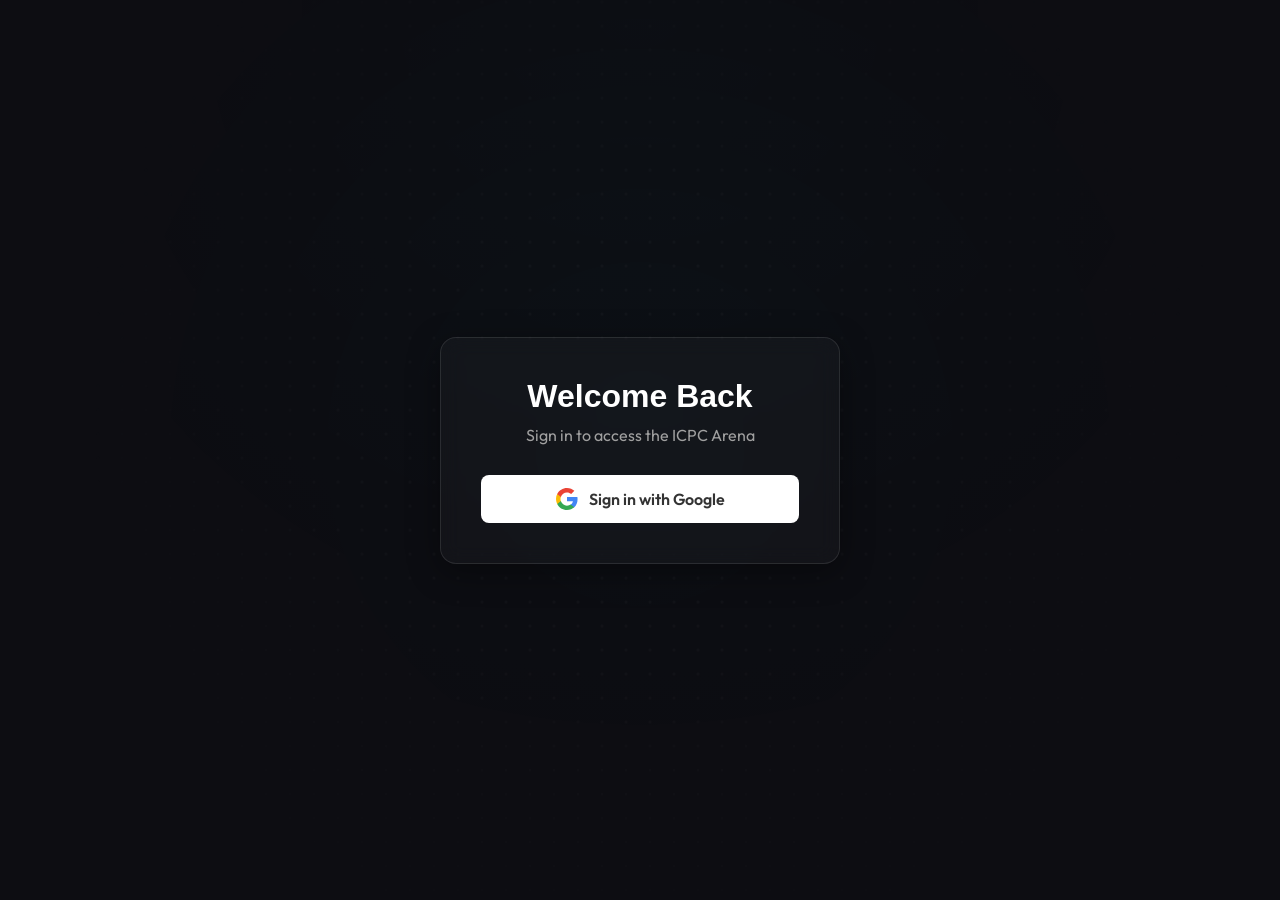
<file: frontend/arena.html>
<!DOCTYPE html>
<html lang="en">
<head>
    <meta charset="UTF-8">
    <meta name="viewport" content="width=device-width, initial-scale=1.0">
    <title>Niche CP - Reverse & Golf</title>
    <link rel="stylesheet" href="css/style.css">
    <link href="https://fonts.googleapis.com/css2?family=Outfit:wght@300;400;600;800&display=swap" rel="stylesheet">
</head>
<body>
    <div class="glow-bg"></div>
    <nav class="navbar">
        <div class="logo">Niche<span>CP</span></div>
        <div class="nav-links">
            <a href="#" class="active">Arena</a>
            <a href="#">Leaderboard</a>
            <a href="#">Profile</a>
        </div>
    </nav>
    <main class="container">
        <header class="hero">
            <h1>Reverse Coding <span>Duel</span></h1>
            <p>Guess the hidden logic. Write the code. Defeat the judge.</p>
        </header>

        <section class="problem-arena">
            <div class="problem-statement glass-panel">
                <h2>Problem: The Hidden Sequence</h2>
                <div class="test-cases">
                    <div class="case">
                        <span class="label">Input:</span> <span class="code-val">5</span>
                        <br>
                        <span class="label">Output:</span> <span class="code-val">120</span>
                    </div>
                    <div class="case">
                        <span class="label">Input:</span> <span class="code-val">3</span>
                        <br>
                        <span class="label">Output:</span> <span class="code-val">6</span>
                    </div>
                </div>
                <p class="hint">Hint: Math is your friend.</p>
            </div>

            <div class="editor-section glass-panel">
                <div class="editor-header">
                    <select id="language" class="cyber-select">
                        <option value="python">Python 3</option>
                        <option value="cpp">C++</option>
                        <option value="go">Go</option>
                    </select>
                    <div class="action-buttons">
                        <button id="runBtn" class="cyber-btn btn-secondary">Run Code</button>
                        <button id="submitBtn" class="cyber-btn">Submit Code</button>
                    </div>
                </div>
                <textarea id="codeEditor" spellcheck="false">def solve(n):
    # Write your logic here
    pass</textarea>
                
                <div class="custom-input-section">
                    <h3>Custom Input</h3>
                    <textarea id="customInput" spellcheck="false" placeholder="Enter input values here..."></textarea>
                    
                    <h3>Terminal Output</h3>
                    <textarea id="terminalOutput" readonly placeholder="Output will appear here..."></textarea>
                </div>

                <div id="statusMessage" class="status hidden"></div>
            </div>
        </section>
    </main>
    <script src="js/app.js"></script>
</body>
</html>
</file>
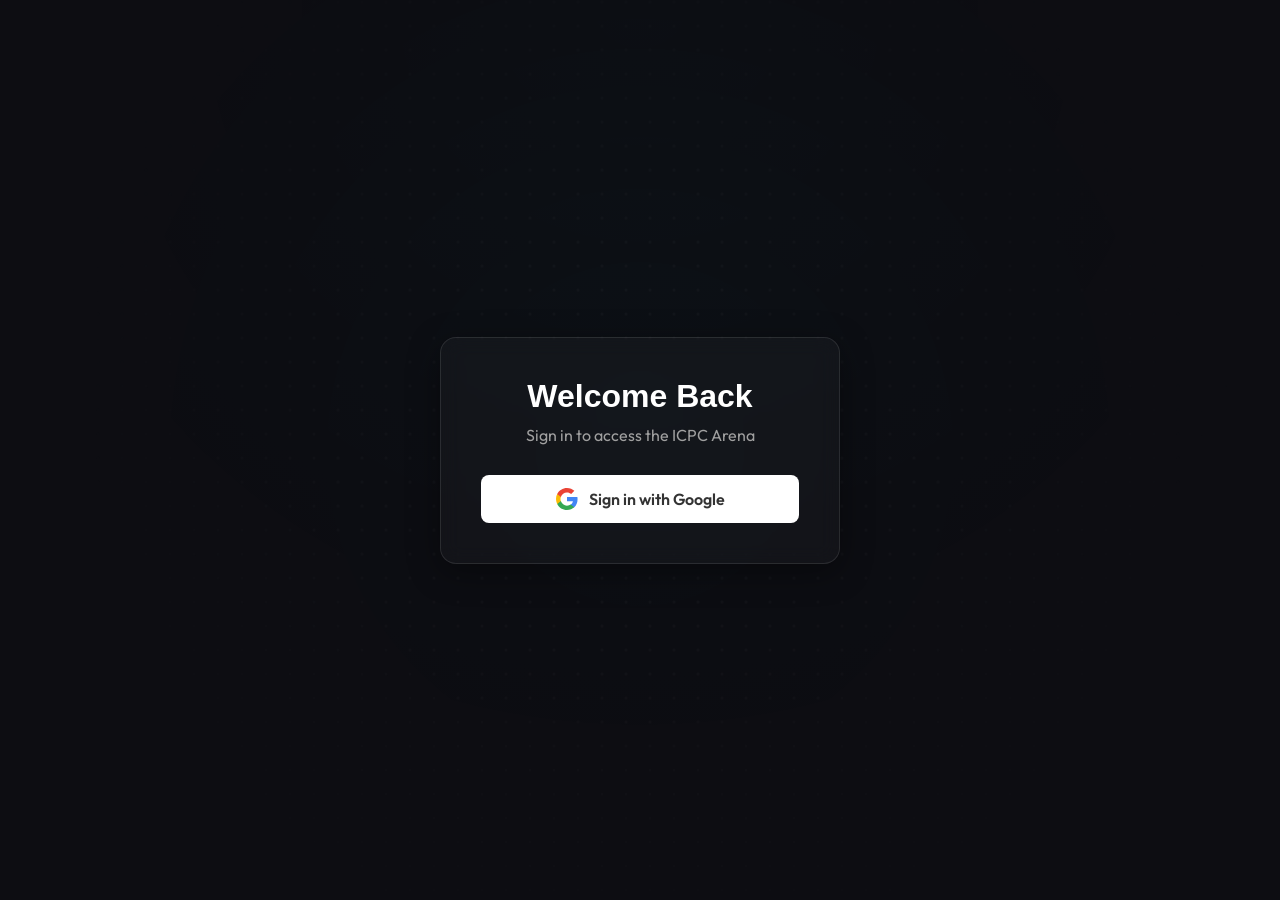
<file: frontend/login.html>
<!DOCTYPE html>
<html lang="en">
<head>
    <meta charset="UTF-8">
    <meta name="viewport" content="width=device-width, initial-scale=1.0">
    <title>Login - ICPC Amrita Nagercoil</title>
    <link href="https://fonts.googleapis.com/css2?family=Outfit:wght@300;400;600&display=swap" rel="stylesheet">
    <link rel="stylesheet" href="css/style.css">
    <style>
        body {
            display: flex;
            justify-content: center;
            align-items: center;
            min-height: 100vh;
            background-color: #0d0d12;
            margin: 0;
            font-family: 'Outfit', sans-serif;
        }

        .login-container {
            background: rgba(255, 255, 255, 0.03);
            border: 1px solid rgba(255, 255, 255, 0.1);
            padding: 40px;
            border-radius: 16px;
            backdrop-filter: blur(10px);
            text-align: center;
            box-shadow: 0 8px 32px 0 rgba(0, 0, 0, 0.37);
            max-width: 400px;
            width: 100%;
        }

        .login-title {
            color: white;
            font-size: 2rem;
            margin-bottom: 10px;
        }

        .login-subtitle {
            color: #a0a0a0;
            margin-bottom: 30px;
        }

        .google-btn {
            display: flex;
            align-items: center;
            justify-content: center;
            gap: 10px;
            width: 100%;
            padding: 12px;
            background-color: white;
            color: #333;
            border: none;
            border-radius: 8px;
            font-size: 1rem;
            font-weight: 600;
            cursor: pointer;
            transition: transform 0.2s, box-shadow 0.2s;
            text-decoration: none;
        }

        .google-btn:hover {
            transform: translateY(-2px);
            box-shadow: 0 4px 12px rgba(255, 255, 255, 0.2);
        }

        .google-icon {
            width: 24px;
            height: 24px;
        }
    </style>
</head>
<body>

    <div class="login-container">
        <h1 class="login-title">Welcome Back</h1>
        <p class="login-subtitle">Sign in to access the ICPC Arena</p>

        <a href="http://localhost:8080/api/auth/google/login" class="google-btn">
            <svg class="google-icon" viewBox="0 0 24 24">
                <path d="M22.56 12.25c0-.78-.07-1.53-.2-2.25H12v4.26h5.92c-.26 1.37-1.04 2.53-2.21 3.31v2.77h3.57c2.08-1.92 3.28-4.74 3.28-8.09z" fill="#4285F4"/>
                <path d="M12 23c2.97 0 5.46-.98 7.28-2.66l-3.57-2.77c-.98.66-2.23 1.06-3.71 1.06-2.86 0-5.29-1.93-6.16-4.53H2.18v2.84C3.99 20.53 7.7 23 12 23z" fill="#34A853"/>
                <path d="M5.84 14.09c-.22-.66-.35-1.36-.35-2.09s.13-1.43.35-2.09V7.07H2.18C1.43 8.55 1 10.22 1 12s.43 3.45 1.18 4.93l2.85-2.22.81-.62z" fill="#FBBC05"/>
                <path d="M12 5.38c1.62 0 3.06.56 4.21 1.64l3.15-3.15C17.45 2.09 14.97 1 12 1 7.7 1 3.99 3.47 2.18 7.07l3.66 2.84c.87-2.6 3.3-4.53 6.16-4.53z" fill="#EA4335"/>
            </svg>
            Sign in with Google
        </a>
    </div>

</body>
</html>
</file>
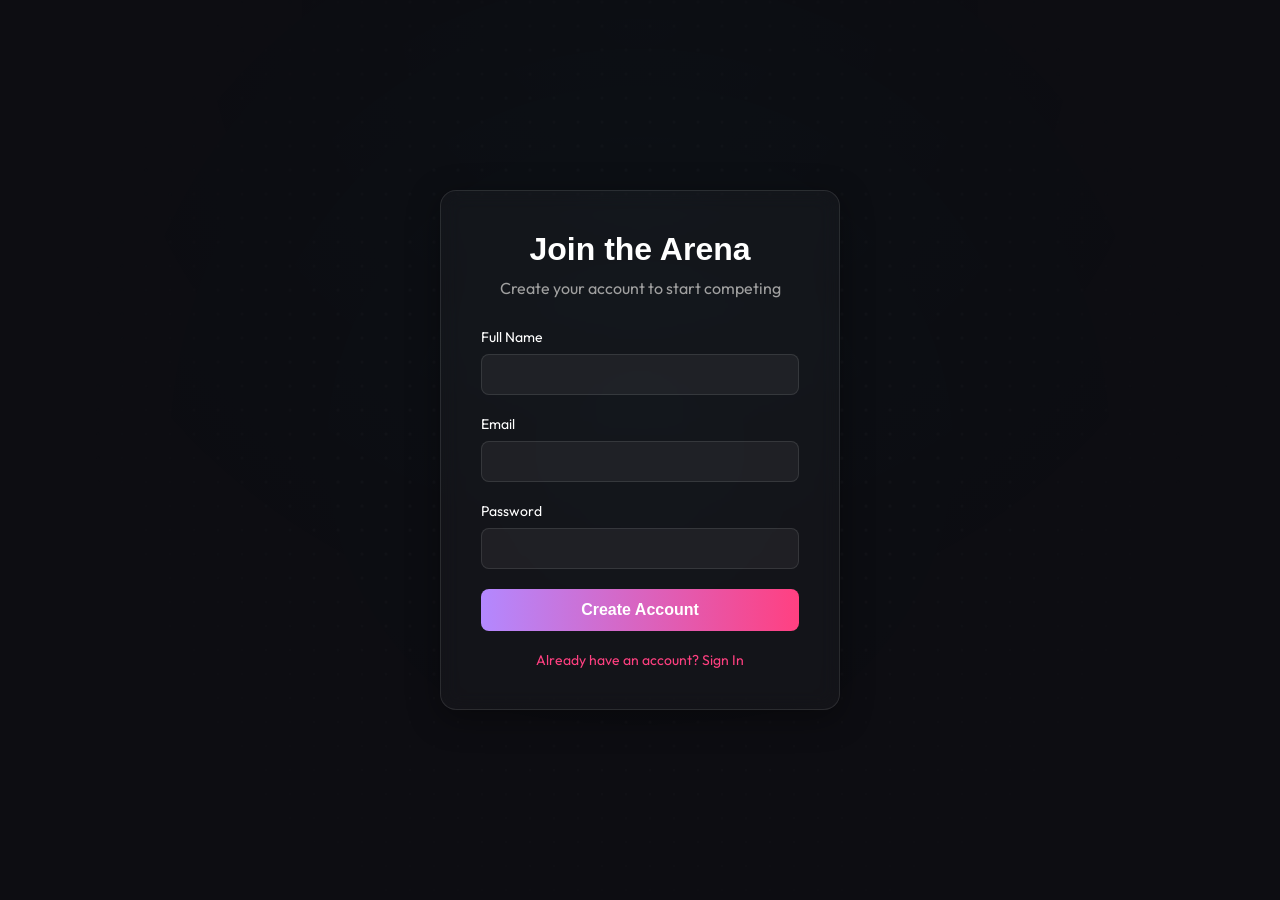
<file: frontend/register.html>
<!DOCTYPE html>
<html lang="en">
<head>
    <meta charset="UTF-8">
    <meta name="viewport" content="width=device-width, initial-scale=1.0">
    <title>Register - ICPC Amrita Nagercoil</title>
    <link href="https://fonts.googleapis.com/css2?family=Outfit:wght@300;400;600&display=swap" rel="stylesheet">
    <link rel="stylesheet" href="css/style.css">
    <style>
        body {
            display: flex;
            justify-content: center;
            align-items: center;
            min-height: 100vh;
            background-color: #0d0d12;
            margin: 0;
            font-family: 'Outfit', sans-serif;
        }

        .login-container {
            background: rgba(255, 255, 255, 0.03);
            border: 1px solid rgba(255, 255, 255, 0.1);
            padding: 40px;
            border-radius: 16px;
            backdrop-filter: blur(10px);
            text-align: center;
            box-shadow: 0 8px 32px 0 rgba(0, 0, 0, 0.37);
            max-width: 400px;
            width: 100%;
        }

        .login-title {
            color: white;
            font-size: 2rem;
            margin-bottom: 10px;
        }

        .login-subtitle {
            color: #a0a0a0;
            margin-bottom: 30px;
        }

        .google-btn {
            display: flex;
            align-items: center;
            justify-content: center;
            gap: 10px;
            width: 100%;
            padding: 12px;
            background-color: white;
            color: #333;
            border: none;
            border-radius: 8px;
            font-size: 1rem;
            font-weight: 600;
            cursor: pointer;
            transition: transform 0.2s, box-shadow 0.2s;
            text-decoration: none;
        }

        .google-btn:hover {
            transform: translateY(-2px);
            box-shadow: 0 4px 12px rgba(255, 255, 255, 0.2);
        }

        .input-group {
            margin-bottom: 20px;
            text-align: left;
        }

        .input-group label {
            display: block;
            color: var(--text-dim);
            margin-bottom: 8px;
            font-size: 14px;
        }

        .input-group input {
            width: 100%;
            padding: 12px;
            background: rgba(255, 255, 255, 0.05);
            border: 1px solid rgba(255, 255, 255, 0.1);
            border-radius: 8px;
            color: #fff;
            outline: none;
            transition: border-color 0.3s;
        }

        .input-group input:focus {
            border-color: #ff4081;
        }

        .auth-link {
            color: #ff4081;
            text-decoration: none;
            font-size: 14px;
            margin-top: 20px;
            display: block;
        }
        .auth-link:hover { text-decoration: underline; }

        .error-msg {
            color: #ff3232;
            font-size: 14px;
            margin-bottom: 15px;
            display: none;
        }
        .success-msg {
            color: #00ffcc;
            font-size: 14px;
            margin-bottom: 15px;
            display: none;
        }
    </style>
</head>
<body>

    <div class="login-container">
        <h1 class="login-title">Join the Arena</h1>
        <p class="login-subtitle">Create your account to start competing</p>

        <div id="errorBox" class="error-msg"></div>
        <div id="successBox" class="success-msg"></div>

        <form id="registerForm">
            <div class="input-group">
                <label>Full Name</label>
                <input type="text" id="name" required>
            </div>
            <div class="input-group">
                <label>Email</label>
                <input type="email" id="email" required>
            </div>
            <div class="input-group">
                <label>Password</label>
                <input type="password" id="password" required minlength="6">
            </div>
            <button type="submit" class="google-btn" style="background: linear-gradient(90deg, #b388ff 0%, #ff4081 100%); color: white; margin-top: 10px;">
                Create Account
            </button>
        </form>

        <a href="login.html" class="auth-link">Already have an account? Sign In</a>
    </div>

    <script>
        document.getElementById('registerForm').addEventListener('submit', async (e) => {
            e.preventDefault();
            const name = document.getElementById('name').value;
            const email = document.getElementById('email').value;
            const password = document.getElementById('password').value;
            
            const errorBox = document.getElementById('errorBox');
            const successBox = document.getElementById('successBox');
            errorBox.style.display = 'none';
            successBox.style.display = 'none';
            
            try {
                const res = await fetch('http://localhost:8080/api/auth/register', {
                    method: 'POST',
                    headers: { 'Content-Type': 'application/json' },
                    body: JSON.stringify({ name, email, password })
                });
                
                const data = await res.json();
                
                if (res.ok) {
                    successBox.textContent = data.message + ' Redirecting to login...';
                    successBox.style.display = 'block';
                    setTimeout(() => {
                        window.location.href = 'login.html';
                    }, 2000);
                } else {
                    errorBox.textContent = data.error;
                    errorBox.style.display = 'block';
                }
            } catch (err) {
                errorBox.textContent = 'Server connection failed.';
                errorBox.style.display = 'block';
            }
        });
    </script>
</body>
</html>
</file>
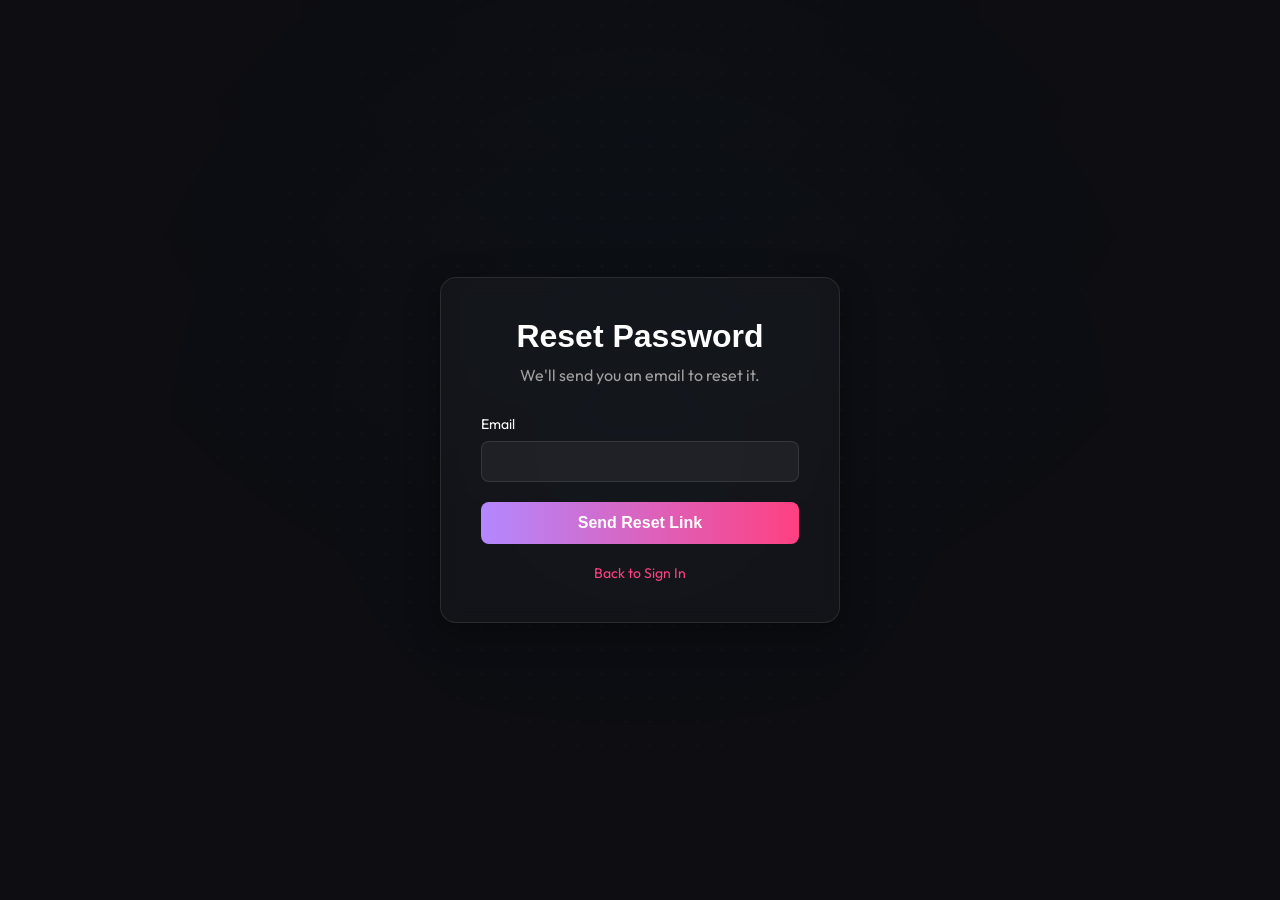
<file: frontend/reset.html>
<!DOCTYPE html>
<html lang="en">
<head>
    <meta charset="UTF-8">
    <meta name="viewport" content="width=device-width, initial-scale=1.0">
    <title>Reset Password - ICPC Amrita Nagercoil</title>
    <link href="https://fonts.googleapis.com/css2?family=Outfit:wght@300;400;600&display=swap" rel="stylesheet">
    <link rel="stylesheet" href="css/style.css">
    <style>
        body {
            display: flex;
            justify-content: center;
            align-items: center;
            min-height: 100vh;
            background-color: #0d0d12;
            margin: 0;
            font-family: 'Outfit', sans-serif;
        }

        .login-container {
            background: rgba(255, 255, 255, 0.03);
            border: 1px solid rgba(255, 255, 255, 0.1);
            padding: 40px;
            border-radius: 16px;
            backdrop-filter: blur(10px);
            text-align: center;
            box-shadow: 0 8px 32px 0 rgba(0, 0, 0, 0.37);
            max-width: 400px;
            width: 100%;
        }

        .login-title {
            color: white;
            font-size: 2rem;
            margin-bottom: 10px;
        }

        .login-subtitle {
            color: #a0a0a0;
            margin-bottom: 30px;
        }

        .input-group {
            margin-bottom: 20px;
            text-align: left;
        }

        .input-group label {
            display: block;
            color: var(--text-dim);
            margin-bottom: 8px;
            font-size: 14px;
        }

        .input-group input {
            width: 100%;
            padding: 12px;
            background: rgba(255, 255, 255, 0.05);
            border: 1px solid rgba(255, 255, 255, 0.1);
            border-radius: 8px;
            color: #fff;
            outline: none;
            transition: border-color 0.3s;
        }

        .input-group input:focus {
            border-color: #ff4081;
        }

        .google-btn {
            display: flex;
            align-items: center;
            justify-content: center;
            gap: 10px;
            width: 100%;
            padding: 12px;
            background-color: white;
            color: #333;
            border: none;
            border-radius: 8px;
            font-size: 1rem;
            font-weight: 600;
            cursor: pointer;
            transition: transform 0.2s, box-shadow 0.2s;
            text-decoration: none;
        }

        .google-btn:hover {
            transform: translateY(-2px);
            box-shadow: 0 4px 12px rgba(255, 255, 255, 0.2);
        }

        .auth-link {
            color: #ff4081;
            text-decoration: none;
            font-size: 14px;
            margin-top: 20px;
            display: block;
        }
        .auth-link:hover { text-decoration: underline; }

        .success-msg {
            color: #00ffcc;
            font-size: 14px;
            margin-bottom: 15px;
            display: none;
        }
    </style>
</head>
<body>

    <div class="login-container">
        <h1 class="login-title">Reset Password</h1>
        <p class="login-subtitle">We'll send you an email to reset it.</p>

        <div id="successBox" class="success-msg"></div>

        <form id="resetForm">
            <div class="input-group">
                <label>Email</label>
                <input type="email" id="email" required>
            </div>
            <button type="submit" class="google-btn" style="background: linear-gradient(90deg, #b388ff 0%, #ff4081 100%); color: white;">
                Send Reset Link
            </button>
        </form>

        <a href="login.html" class="auth-link">Back to Sign In</a>
    </div>

    <script>
        document.getElementById('resetForm').addEventListener('submit', (e) => {
            e.preventDefault();
            const successBox = document.getElementById('successBox');
            
            // Mock functionality for MVP
            successBox.textContent = 'If an account exists, a reset link has been sent.';
            successBox.style.display = 'block';
        });
    </script>
</body>
</html>
</file>
<file: frontend/css/style.css>
/* =========================================================================
   THE QUANTUM ARENA - Core Design System & Multi-Theme Architecture
   ========================================================================= */


:root {
    /* DEFAULT THEME: Quantum Neon */
    --bg-base: #09090b;
    --card-bg: rgba(255, 255, 255, 0.02);
    --card-border: rgba(0, 240, 255, 0.1);
    --card-border-hover: rgba(0, 240, 255, 0.4);
    --primary-accent: #00f0ff;
    --secondary-accent: #8a2be2;
    --text-primary: #ffffff;
    --text-muted: #a1a1aa;
    --btn-text: #000000;
}

[data-theme="aurora"] {
    --bg-base: #020617;
    --card-bg: rgba(255, 255, 255, 0.02);
    --card-border: rgba(16, 185, 129, 0.1);
    --card-border-hover: rgba(16, 185, 129, 0.4);
    --primary-accent: #10b981;
    --secondary-accent: #06b6d4;
    --text-primary: #f8fafc;
    --text-muted: #94a3b8;
    --btn-text: #020617;
}

[data-theme="solar"] {
    --bg-base: #171717;
    --card-bg: rgba(255, 255, 255, 0.02);
    --card-border: rgba(249, 115, 22, 0.1);
    --card-border-hover: rgba(249, 115, 22, 0.4);
    --primary-accent: #f97316;
    --secondary-accent: #f59e0b;
    --text-primary: #fafafa;
    --text-muted: #a3a3a3;
    --btn-text: #000000;
}

/* ================== GLOBAL STYLES & RESET ================== */
* {
    margin: 0;
    padding: 0;
    box-sizing: border-box;
}

body {
    background-color: var(--bg-base);
    color: var(--text-primary);
    font-family: 'Inter', sans-serif;
    min-height: 100vh;
    overflow-x: hidden;
    transition: background-color 0.5s ease;
    position: relative;
}

/* Ambient Technology Background (CSS Only) */
body::before {
    content: '';
    position: fixed;
    top: 0; left: 0; width: 100vw; height: 100vh;
    background-image: 
        radial-gradient(circle at 50% 0%, rgba(0, 240, 255, 0.03), transparent 70%),
        url('data:image/svg+xml;utf8,<svg width="24" height="24" xmlns="http://www.w3.org/2000/svg"><circle cx="2" cy="2" r="1.5" fill="rgba(255,255,255,0.03)"/></svg>');
    mask-image: radial-gradient(circle at 50% 50%, black, transparent 80%);
    -webkit-mask-image: radial-gradient(circle at 50% 50%, black, transparent 80%);
    z-index: 0;
    pointer-events: none;
}

/* Custom Scrollbar */
::-webkit-scrollbar { width: 8px; }
::-webkit-scrollbar-track { background: var(--bg-base); }
::-webkit-scrollbar-thumb { background: rgba(255,255,255,0.1); border-radius: 10px; }
::-webkit-scrollbar-thumb:hover { background: var(--primary-accent); }

/* Typography */
h1, h2, h3, h4, h5, h6, .display-font {
    font-family: 'Space Grotesk', sans-serif;
    color: var(--text-primary);
}

.title-massive {
    font-size: clamp(40px, 8vw, 84px);
    line-height: 1.1;
    letter-spacing: -0.02em;
    font-weight: 800;
}

.gradient-text {
    background: linear-gradient(90deg, var(--primary-accent), var(--secondary-accent)) !important;
    -webkit-background-clip: text !important;
    background-clip: text !important;
    color: transparent !important;
    -webkit-text-fill-color: transparent !important;
    display: inline-block;
}

.text-center { text-align: center; }


/* ================== NAVIGATION & THEME SWITCHER ================== */
.navbar {
    display: flex;
    justify-content: space-between;
    align-items: center;
    padding: 20px 40px;
    background: var(--bg-base);
    border-bottom: 1px solid var(--card-border);
    position: fixed;
    width: 100%;
    top: 0; z-index: 100;
}

.nav-brand {
    font-family: 'Space Grotesk', sans-serif;
    font-size: 24px;
    font-weight: 800;
    letter-spacing: -0.05em;
}
.nav-brand span { color: var(--primary-accent); }

.nav-controls {
    display: flex;
    align-items: center;
    gap: 30px;
}

.theme-switcher {
    display: flex;
    gap: 10px;
    background: var(--card-bg);
    padding: 6px;
    border-radius: 30px;
    border: 1px solid var(--card-border);
}
.theme-dot {
    width: 16px; height: 16px;
    border-radius: 50%;
    border: 1px solid rgba(255,255,255,0.2);
}
.theme-dot.active { transform: scale(1.2); border-color: #fff; }
.theme-dot[data-set="quantum"] { background: #00f0ff; }
.theme-dot[data-set="aurora"] { background: #10b981; }
.theme-dot[data-set="solar"] { background: #f97316; }

.btn-magnetic, .btn-primary {
    display: inline-block;
    background: linear-gradient(135deg, var(--primary-accent), var(--secondary-accent), var(--primary-accent));
    background-size: 200% auto;
    color: var(--btn-text);
    padding: 12px 24px;
    border-radius: 8px;
    font-weight: 600;
    text-decoration: none;
    transition: transform 0.3s cubic-bezier(0.16, 1, 0.3, 1), box-shadow 0.3s cubic-bezier(0.16, 1, 0.3, 1), background-position 0.5s ease;
    position: relative;
    overflow: hidden;
    box-shadow: 0 0 10px rgba(0, 240, 255, 0.1);
}
.btn-magnetic:hover, .btn-primary:hover {
    transform: scale(1.05);
    background-position: right center;
    box-shadow: 0 15px 30px rgba(0, 240, 255, 0.4), 0 0 0 1px rgba(0, 240, 255, 0.8);
}
.btn-ghost {
    background: transparent;
    color: var(--text-primary);
    border: 1px solid var(--card-border);
    transition: transform 0.2s cubic-bezier(0.16, 1, 0.3, 1), border-color 0.2s, background 0.2s;
}
.btn-ghost:hover {
    transform: scale(1.03);
    border-color: var(--primary-accent);
    background: rgba(0, 240, 255, 0.05);
}

/* Animated Underline for Links */
.nav-link {
    position: relative;
    color: var(--text-primary);
    text-decoration: none;
    font-weight: 500;
    transition: color 0.2s;
}
.nav-link::after {
    content: '';
    position: absolute;
    width: 100%;
    transform: scaleX(0);
    height: 2px;
    bottom: -4px;
    left: 0;
    background-color: var(--primary-accent);
    transform-origin: center;
    transition: transform 0.3s cubic-bezier(0.16, 1, 0.3, 1);
}
.nav-link:hover {
    color: var(--primary-accent);
}
.nav-link:hover::after {
    transform: scaleX(1);
}

/* ================== HERO SECTION ================== */
.hero {
    position: relative;
    z-index: 2;
    min-height: 100vh;
    display: flex;
    flex-direction: column;
    justify-content: center;
    align-items: center;
    text-align: center;
    padding: 120px 20px 0;
}

.hero::before {
    content: '';
    position: absolute;
    top: 50%; left: 50%;
    transform: translate(-50%, -50%);
    width: 100vw; height: 100vh;
    background: radial-gradient(circle, rgba(0, 240, 255, 0.08) 0%, transparent 50%);
    z-index: -1;
    pointer-events: none;
}

.hero-subtitle {
    color: var(--text-muted);
    font-size: 20px;
    max-width: 600px;
    margin: 20px auto 40px;
}

/* ================== BENTO GRID SYSTEM ================== */
.section-container {
    position: relative;
    z-index: 2;
    max-width: 1400px;
    margin: 0 auto;
    padding: 100px 40px;
}

.bento-grid {
    display: grid;
    grid-template-columns: repeat(4, 1fr);
    grid-auto-rows: minmax(300px, auto);
    gap: 20px;
}

.bento-card {
    background: var(--card-bg);
    border: 1px solid var(--card-border);
    border-radius: 24px;
    padding: 40px;
    backdrop-filter: blur(12px);
    -webkit-backdrop-filter: blur(12px);
    box-shadow: inset 0 1px 0 rgba(255,255,255,0.05);
    transform: translateZ(0); /* Force GPU composite layer */
    position: relative;
    overflow: hidden;
    /* 3D setup */
    transform-style: preserve-3d;
    will-change: transform, opacity;
    transition: transform 0.3s cubic-bezier(0.16, 1, 0.3, 1), border-color 0.3s, box-shadow 0.3s, background 0.3s;
}

.bento-card:hover {
    transform: translateY(-6px) scale(1.01);
    box-shadow: 0 30px 60px rgba(0, 0, 0, 0.5), inset 0 1px 0 rgba(255,255,255,0.1);
    border-color: var(--card-border-hover);
}

/* Premium catchy colors for Section Container Grids */
.section-container .bento-card,
.section-container .stat-card {
    background: linear-gradient(145deg, rgba(20, 15, 30, 0.4), rgba(10, 10, 15, 0.6));
    border: 1px solid var(--card-border);
    backdrop-filter: blur(12px);
    -webkit-backdrop-filter: blur(12px);
    box-shadow: inset 0 1px 0 rgba(255,255,255,0.05);
}

.section-container .bento-card:hover,
.section-container .stat-card:hover {
    border-color: rgba(0, 240, 255, 0.5);
    background: linear-gradient(145deg, rgba(30, 20, 45, 0.5), rgba(15, 15, 20, 0.7));
    box-shadow: 0 30px 60px rgba(0, 0, 0, 0.5), inset 0 1px 0 rgba(255,255,255,0.1);
}

/* Span utility classes for Bento */
.span-2 { grid-column: span 2; }
.span-3 { grid-column: span 3; }
.span-4 { grid-column: span 4; }
.row-span-2 { grid-row: span 2; }

/* Bento Internal Content */
.bento-card h3 {
    font-size: 28px;
    margin-bottom: 16px;
    transform: translateZ(30px);
}
.bento-card p {
    color: var(--text-muted);
    line-height: 1.6;
    transform: translateZ(20px);
}

.bento-icon {
    font-size: 40px;
    margin-bottom: 24px;
    display: inline-block;
    background: linear-gradient(135deg, var(--primary-accent), var(--secondary-accent));
    -webkit-background-clip: text;
    -webkit-text-fill-color: transparent;
    transform: translateZ(40px);
}

/* Glowing Nodes for Heatmap */
.heatmap {
    display: flex;
    flex-wrap: wrap;
    gap: 8px;
    margin-top: 20px;
}
.heatmap-node {
    width: 12px; height: 12px;
    border-radius: 3px;
    background: rgba(255,255,255,0.05);
}
.heatmap-node.active {
    background: var(--primary-accent);
    box-shadow: 0 0 10px var(--primary-accent);
}


/* ================== FOOTER ================== */
.footer {
    border-top: 1px solid var(--card-border);
    padding: 80px 40px;
    position: relative;
    z-index: 2;
    background: rgba(0,0,0,0.5);
}

/* Mobile Adjustments */
@media screen and (max-width: 1024px) {
    .bento-grid {
        grid-template-columns: repeat(2, 1fr);
    }
}
@media screen and (max-width: 768px) {
    .bento-grid {
        grid-template-columns: 1fr;
    }
    .span-2, .span-3, .span-4 { grid-column: span 1; }
    .title-massive { font-size: 48px; }
}

/* ==========================================
   ECOSYSTEM EXPANSION STYLES
   ========================================== */

/* 1. Why CP Matters (Stats Grid) */
.stats-grid {
    display: grid;
    grid-template-columns: repeat(3, 1fr);
    gap: 30px;
}
.stat-card {
    background: transparent;
    border: 1px solid var(--card-border);
    border-radius: 20px;
    padding: 40px;
    text-align: center;
    backdrop-filter: blur(12px);
    -webkit-backdrop-filter: blur(12px);
    box-shadow: inset 0 1px 0 rgba(255,255,255,0.05);
    transition: transform 0.3s cubic-bezier(0.16, 1, 0.3, 1), border-color 0.3s, box-shadow 0.3s, background 0.3s;
}
.stat-card:hover {
    transform: translateY(-6px) scale(1.01);
    box-shadow: 0 30px 60px rgba(0, 0, 0, 0.5), inset 0 1px 0 rgba(255,255,255,0.1);
    border-color: var(--primary-accent);
}
.stat-number {
    font-family: 'Space Grotesk', sans-serif;
    font-size: 64px;
    font-weight: 800;
    color: var(--primary-accent);
    margin-bottom: 20px;
    text-shadow: 0 0 20px rgba(0, 240, 255, 0.2);
}
.stat-card h3 { font-size: 24px; margin-bottom: 15px; }
.stat-card p { color: var(--text-muted); line-height: 1.6; }

/* 2. Learning Journey (Vertical Map) */
.learning-journey {
    position: relative;
    padding-top: 100px;
}
.journey-map {
    position: relative;
    max-width: 800px;
    margin: 0 auto;
    padding: 40px 0;
}
.journey-line {
    position: absolute;
    left: 50%;
    transform: translateX(-50%);
    top: 0;
    width: 100px;
    height: 100%;
    z-index: 1;
}
.journey-phase {
    display: flex;
    justify-content: flex-end;
    align-items: center;
    width: 50%;
    padding-right: 50px;
    position: relative;
    margin-bottom: 80px;
    z-index: 2;
    will-change: transform, opacity;
}
.journey-phase.right {
    justify-content: flex-start;
    margin-left: 50%;
    padding-left: 50px;
    padding-right: 0;
}
.phase-marker {
    position: absolute;
    right: -25px;
    width: 50px; height: 50px;
    background: var(--bg-base);
    border: 2px solid var(--primary-accent);
    border-radius: 50%;
    display: flex;
    align-items: center;
    justify-content: center;
    font-family: 'Space Grotesk', sans-serif;
    font-size: 24px;
    font-weight: bold;
    color: var(--primary-accent);
    z-index: 3;
    box-shadow: 0 0 20px rgba(0, 240, 255, 0.2);
}
.journey-phase.right .phase-marker {
    left: -25px;
    right: auto;
}
.phase-content {
    width: 100%;
    max-width: 350px;
}
.tag-cloud {
    display: flex;
    flex-wrap: wrap;
    gap: 10px;
    margin-top: 20px;
}
.tag-cloud span {
    background: rgba(255, 255, 255, 0.05);
    padding: 6px 12px;
    border-radius: 20px;
    font-size: 14px;
    color: var(--text-muted);
}

/* 3. Transformation Engine (Horizontal Scroll) */
.transform-wrapper {
    position: relative;
    z-index: 2;
}
.transform-header {
    padding: 80px 40px 40px;
    max-width: 1400px;
    margin: 0 auto;
}

.transform-card:hover {
    border-color: var(--card-border-hover);
}
.transform-card .tag-cloud {
    margin-top: 20px;
}
.transform-card .slide-year,
.slide-year {
    font-family: 'Space Grotesk', sans-serif;
    font-size: 16px;
    color: var(--primary-accent);
    margin-bottom: 12px;
    text-transform: uppercase;
    letter-spacing: 2px;
}
.transform-card p {
    color: var(--text-muted);
    line-height: 1.7;
    margin-top: 12px;
}

/* Evolution Progress Bar */
.evolution-progress {
    width: 100%;
    max-width: 400px;
    margin: 0 auto 30px;
    text-align: center;
}
.evolution-bar {
    width: 100%;
    height: 4px;
    background: rgba(255,255,255,0.1);
    border-radius: 4px;
    overflow: hidden;
    margin-bottom: 10px;
}
.evolution-fill {
    height: 100%;
    width: 12.5%;
    background: linear-gradient(90deg, var(--primary-accent), var(--secondary-accent));
    border-radius: 4px;
    transition: width 0.4s ease;
}
.evolution-label {
    font-family: 'Space Grotesk', sans-serif;
    font-size: 14px;
    color: var(--text-muted);
    letter-spacing: 1px;
}

/* 4. Career Pathway */
.morphing-pathway {
    display: flex;
    align-items: center;
    justify-content: center;
    gap: 20px;
    flex-wrap: wrap;
    background: rgba(0, 0, 0, 0.2);
    padding: 40px;
    border-radius: 100px;
    border: 1px solid var(--card-border);
}
.path-node {
    font-family: 'Space Grotesk', sans-serif;
    font-size: 24px;
    color: var(--text-muted);
    transition: color 0.3s;
}
.path-arrow {
    color: rgba(255, 255, 255, 0.2);
    font-size: 24px;
}
.path-node.highlight {
    color: var(--primary-accent);
    text-shadow: 0 0 20px rgba(0, 240, 255, 0.4);
    font-weight: bold;
}

/* 5. Vision Section (Cinematic Scroll) */
.vision-section {
    padding: 200px 20px;
    text-align: center;
}
.cinematic-text {
    font-family: 'Space Grotesk', sans-serif;
    font-size: clamp(32px, 5vw, 64px);
    font-weight: 800;
    line-height: 1.4;
    color: rgba(255, 255, 255, 0.1); /* starts very dim */
    margin-bottom: 20px;
}

/* 6. Community & Roadmap */
.community-list {
    list-style: none;
    padding: 0;
}
.community-list li {
    font-size: 18px;
    padding: 15px 0;
    border-bottom: 1px solid rgba(255, 255, 255, 0.05);
}
.community-list li:last-child { border-bottom: none; }

.roadmap-items {
    display: flex;
    flex-direction: column;
    gap: 15px;
}
.r-item {
    background: rgba(255, 255, 255, 0.03);
    padding: 15px 20px;
    border-radius: 12px;
    border-left: 4px solid var(--primary-accent);
    font-weight: 500;
}

/* 7. Comparison Grid */
.comparison-grid {
    display: grid;
    grid-template-columns: 1fr 1fr;
    gap: 20px;
}
.comparison-pair {
    display: contents;
}

/* Responsive Overrides for new elements */
@media screen and (max-width: 768px) {
    .stats-grid { grid-template-columns: 1fr; }
    .journey-phase { width: 100%; justify-content: center; padding-right: 0; padding-left: 50px; margin-left: 0 !important; }
    .journey-line { left: 25px; transform: none; width: 50px; }
    .phase-marker { left: 0 !important; right: auto !important; }
    .morphing-pathway { flex-direction: column; border-radius: 24px; padding: 30px; }
    .path-arrow { transform: rotate(90deg); }
    .transform-card { width: 300px; min-height: 280px; padding: 30px; }
    .transform-header { padding: 60px 20px 20px; }
    .transform-track { padding: 0 20px 60px; }
    
    .comparison-grid {
        display: flex;
        overflow-x: auto;
        scroll-snap-type: x mandatory;
        padding-bottom: 20px;
        -webkit-overflow-scrolling: touch;
        gap: 16px;
    }
    .comparison-grid::-webkit-scrollbar {
        display: none;
    }
    .comparison-pair {
        display: flex;
        flex-direction: column;
        gap: 16px;
        min-width: 85vw;
        scroll-snap-align: center;
        flex-shrink: 0;
    }

    .community-section > div,
    .section-container > div[style*='grid-template-columns: 1fr 1fr'] { grid-template-columns: 1fr !important; }
}
</file>
